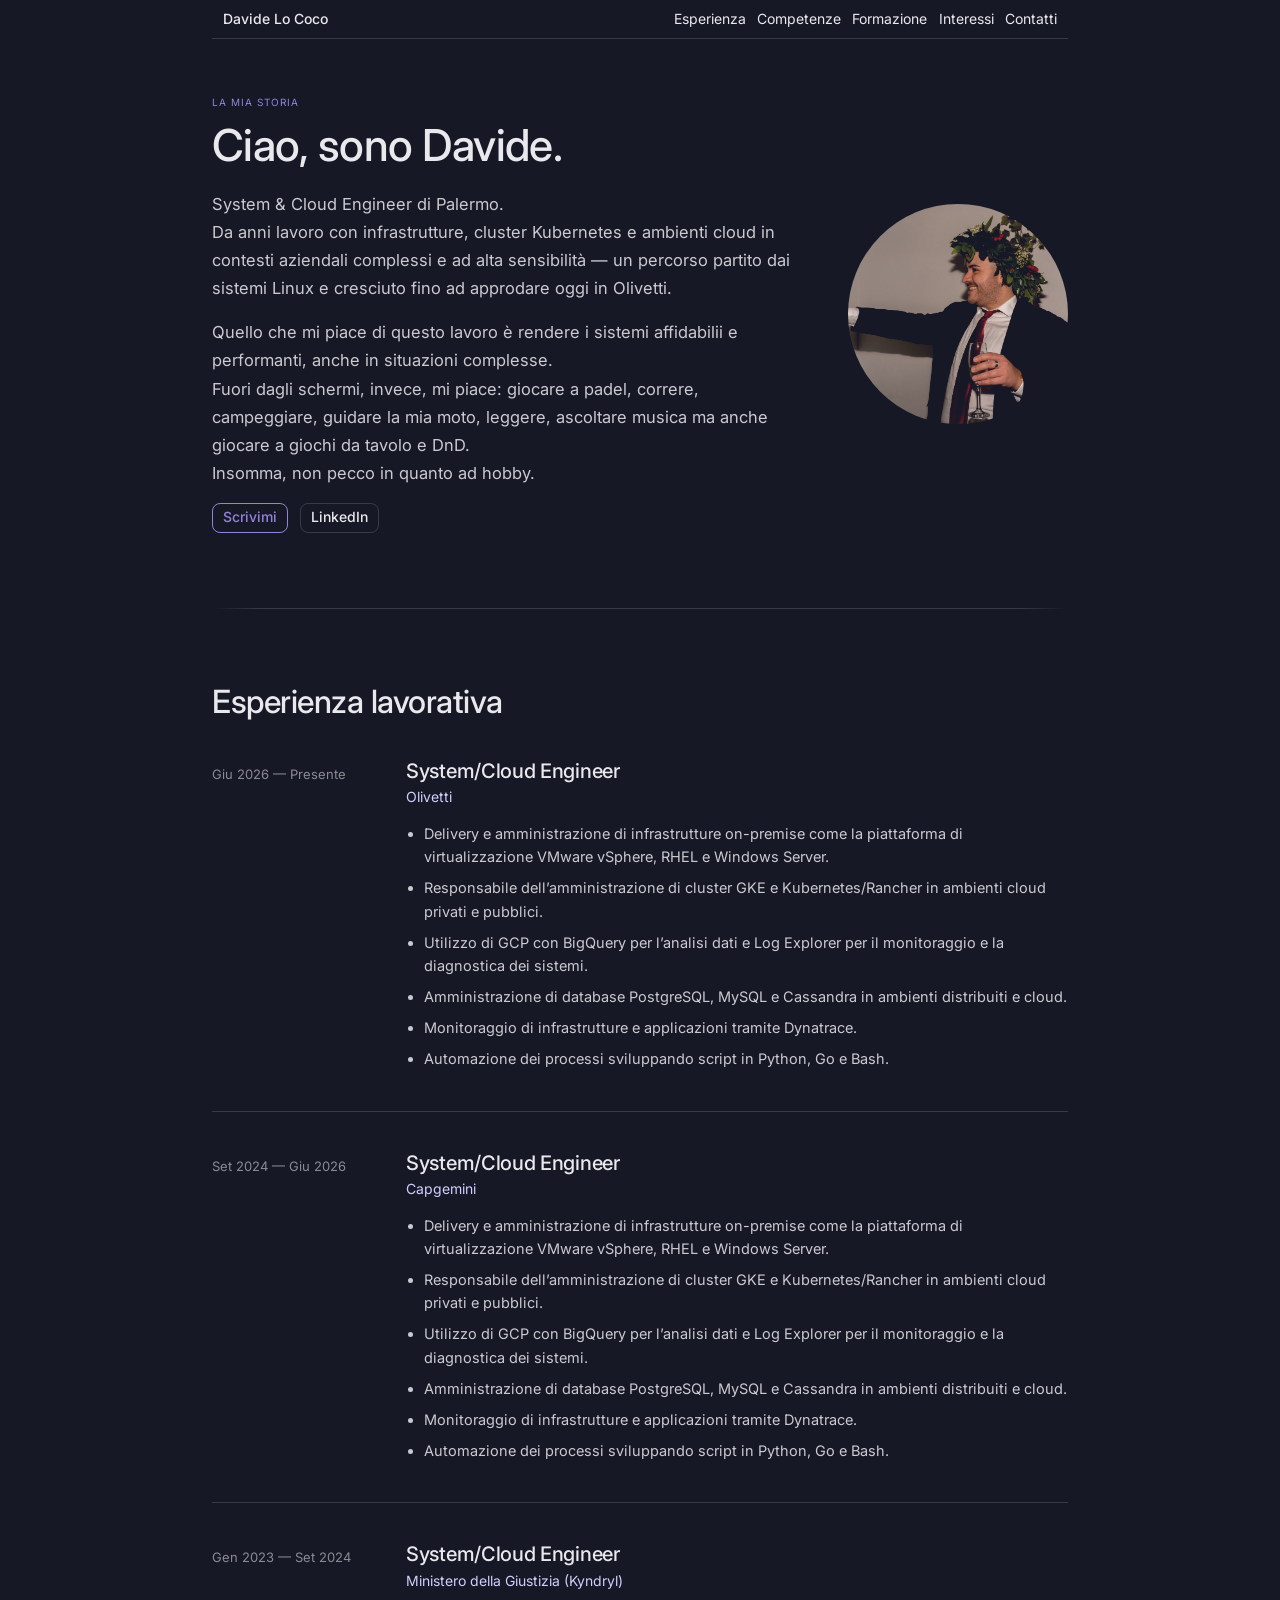
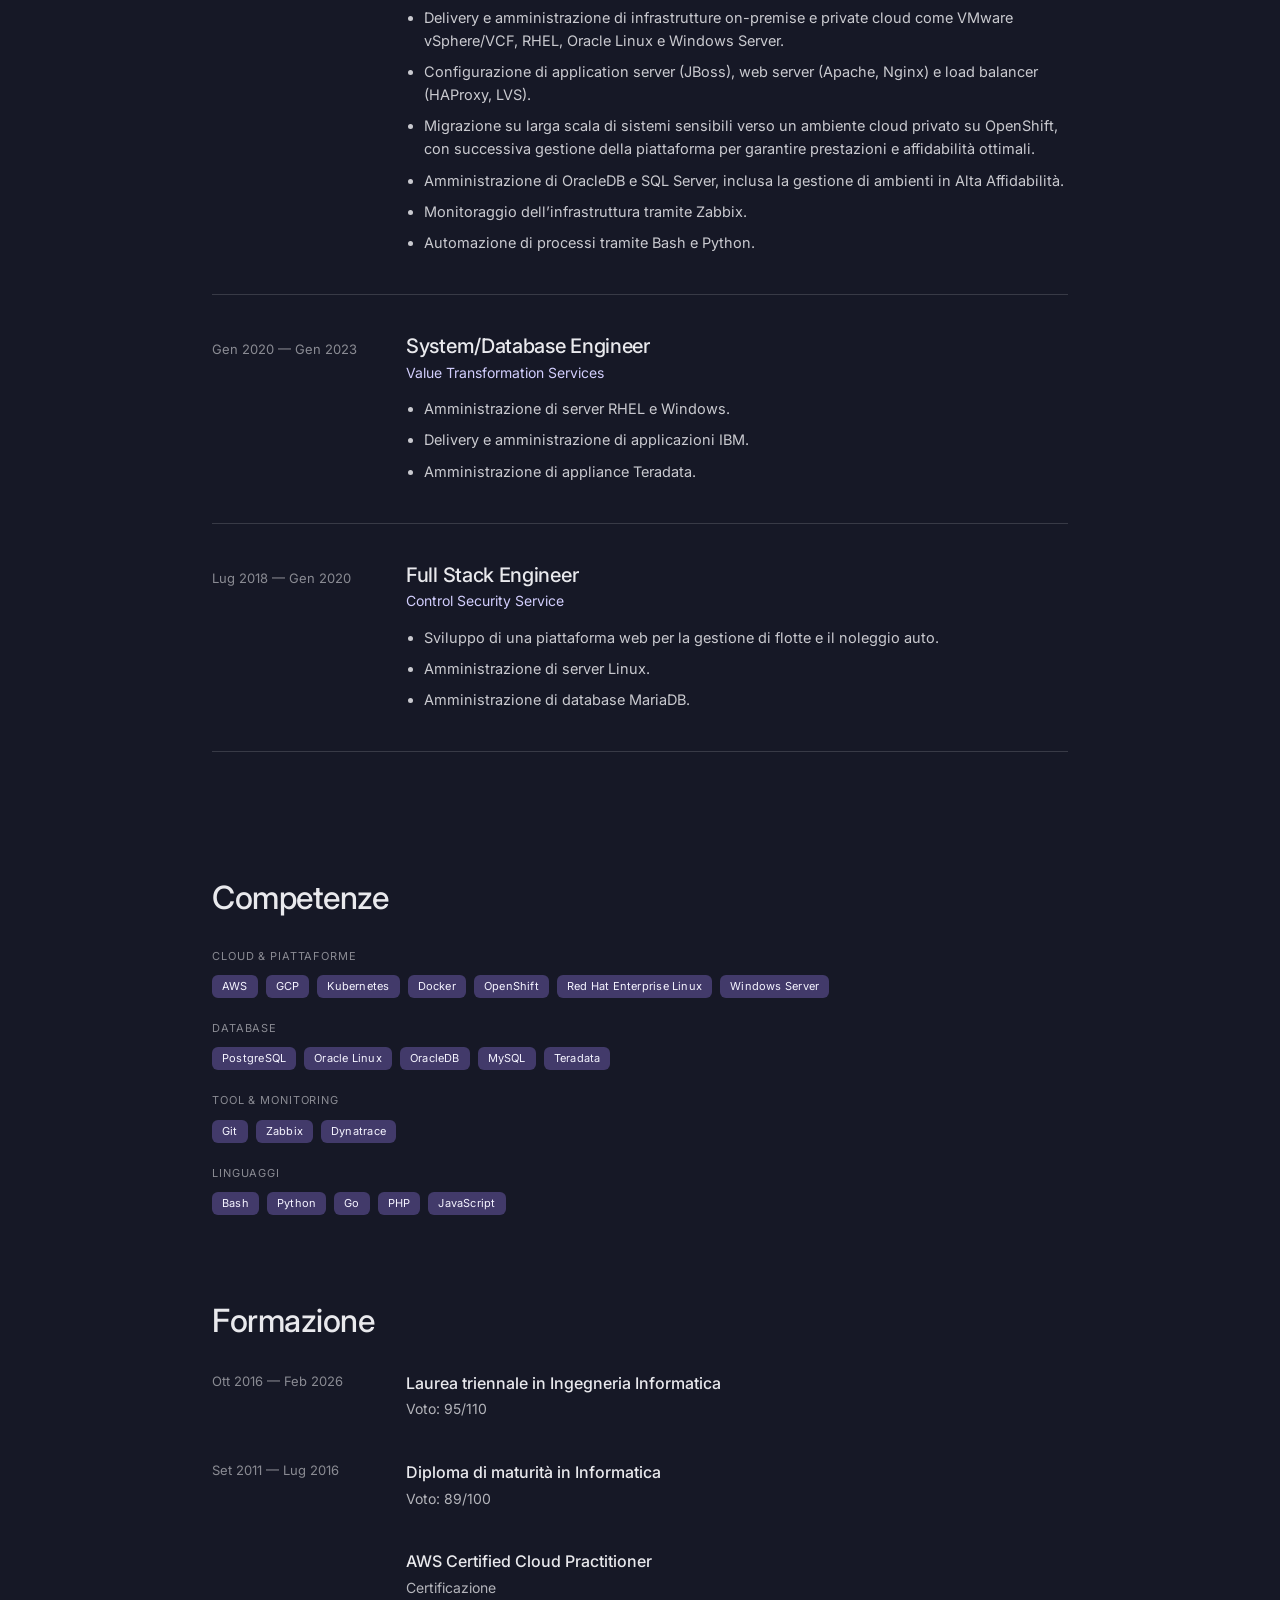
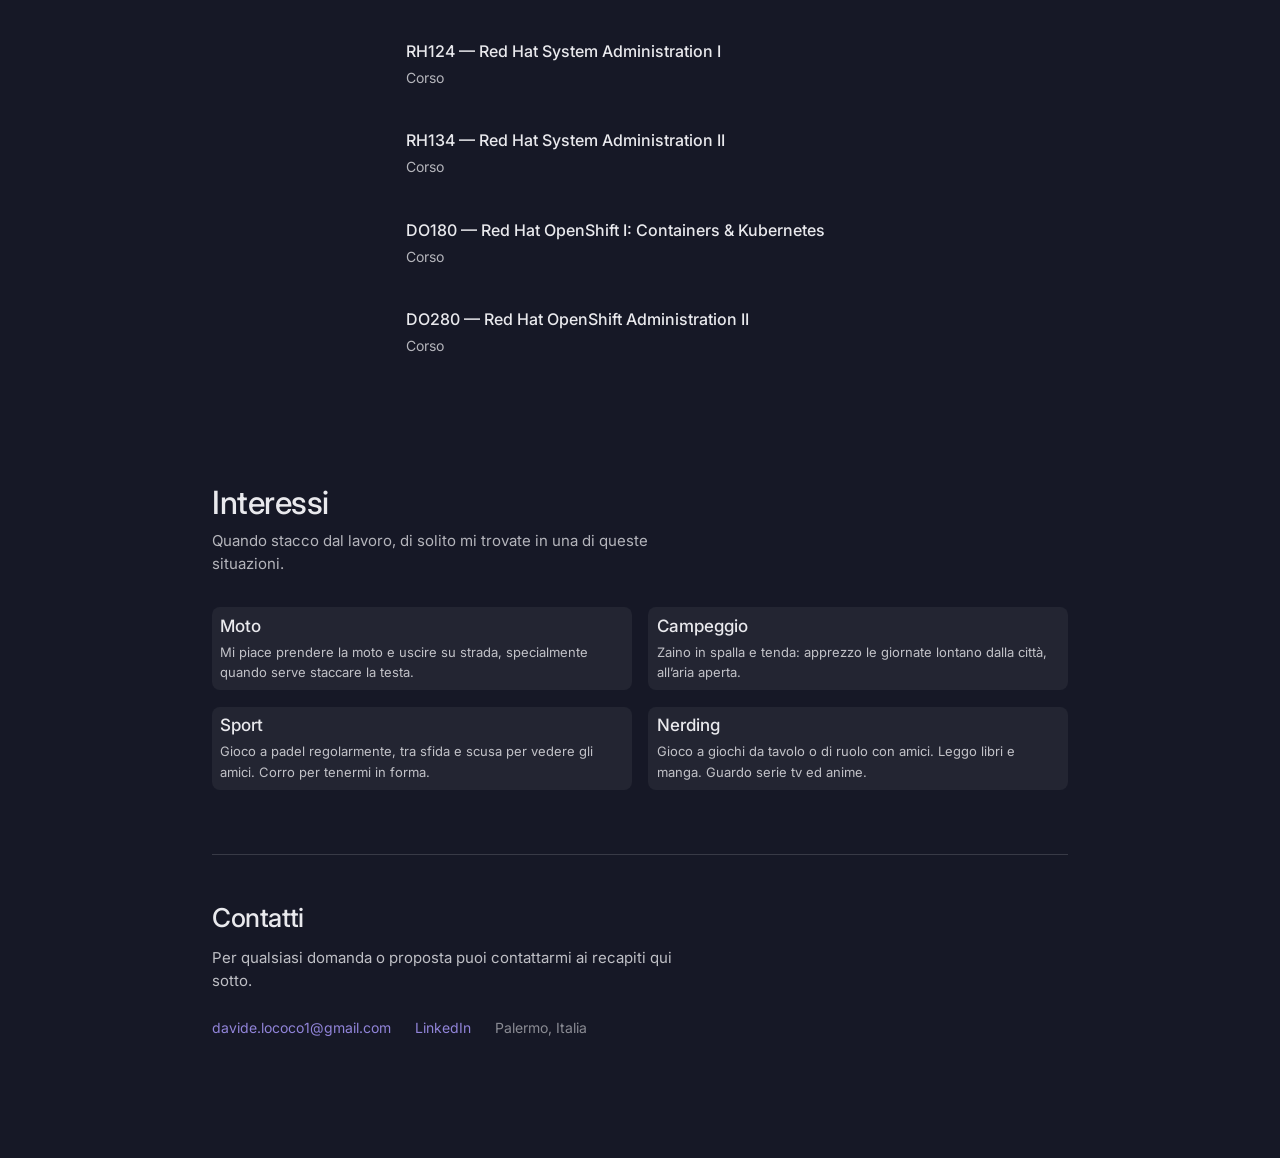
<file: index.html>
<!DOCTYPE html>
<html lang="it">
<head>
<meta charset="utf-8">
<meta name="viewport" content="width=device-width, initial-scale=1">
<title>Davide Lo Coco — Portfolio</title>
<link rel="stylesheet" href="_ds/nocturne/styles.css">
<link rel="stylesheet" href="./site.css">
</head>
<body>

<div class="page" id="top">

  <nav class="nav">
    <a class="nav-brand" href="#top">Davide Lo Coco</a>
    <a href="#esperienza">Esperienza</a>
    <a href="#competenze">Competenze</a>
    <a href="#formazione">Formazione</a>
    <a href="#interessi">Interessi</a>
    <a href="#contatti">Contatti</a>
  </nav>

  <!-- CHI SONO -->
  <section class="hero">
    <div>
      <div class="card-kicker hero-kicker">La mia storia</div>
      <h1 class="hero-title hero-title--md">Ciao, sono Davide.</h1>
      <p class="hero-text">System &amp; Cloud Engineer di Palermo. <br>Da anni lavoro con infrastrutture, cluster Kubernetes e ambienti cloud in contesti aziendali complessi e ad alta sensibilità — un percorso partito dai sistemi Linux e cresciuto fino ad approdare oggi in Olivetti.</p>
      <p class="hero-text">Quello che mi piace di questo lavoro è rendere i sistemi affidabilii e performanti, anche in situazioni complesse. <br>Fuori dagli schermi, invece, mi piace: giocare a padel, correre, campeggiare, guidare la mia moto, leggere, ascoltare musica ma anche giocare a giochi da tavolo e DnD. <br>Insomma, non pecco in quanto ad  hobby.</p>
      <div class="hero-actions">
        <a href="mailto:davide.lococo1@gmail.com" class="btn btn-primary">Scrivimi</a>
        <a href="https://www.linkedin.com/in/davide-lo-coco-ab2a79135/" target="_blank" rel="noopener" class="btn btn-secondary">LinkedIn</a>
      </div>
    </div>
    <div class="lighten hero-photo">
      <img class="profile-photo" src="profilo.jpg" alt="Foto di Davide Lo Coco">
    </div>
  </section>

  <hr class="hr">

  <!-- ESPERIENZA -->
  <section id="esperienza">
    <h2 class="section-title section-title--lg">Esperienza lavorativa</h2>

    <div class="entry-row entry-row--divided">
      <div class="text-muted entry-date entry-date--offset">Giu 2026 — Presente</div>
      <div>
        <h3 class="entry-role">System/Cloud Engineer</h3>
        <div class="entry-company">Olivetti</div>
        <ul class="entry-bullets">
          <li>Delivery e amministrazione di infrastrutture on-premise come la piattaforma di virtualizzazione VMware vSphere, RHEL e Windows Server.</li>
          <li>Responsabile dell’amministrazione di cluster GKE e Kubernetes/Rancher in ambienti cloud privati e pubblici.</li>
          <li>Utilizzo di GCP con BigQuery per l’analisi dati e Log Explorer per il monitoraggio e la diagnostica dei sistemi.</li>
          <li>Amministrazione di database PostgreSQL, MySQL e Cassandra in ambienti distribuiti e cloud.</li>
          <li>Monitoraggio di infrastrutture e applicazioni tramite Dynatrace.</li>
          <li>Automazione dei processi sviluppando script in Python, Go e Bash.</li>
        </ul>
      </div>
    </div>

    <div class="entry-row entry-row--divided">
      <div class="text-muted entry-date entry-date--offset">Set 2024 — Giu 2026</div>
      <div>
        <h3 class="entry-role">System/Cloud Engineer</h3>
        <div class="entry-company">Capgemini</div>
        <ul class="entry-bullets">
          <li>Delivery e amministrazione di infrastrutture on-premise come la piattaforma di virtualizzazione VMware vSphere, RHEL e Windows Server.</li>
          <li>Responsabile dell’amministrazione di cluster GKE e Kubernetes/Rancher in ambienti cloud privati e pubblici.</li>
          <li>Utilizzo di GCP con BigQuery per l’analisi dati e Log Explorer per il monitoraggio e la diagnostica dei sistemi.</li>
          <li>Amministrazione di database PostgreSQL, MySQL e Cassandra in ambienti distribuiti e cloud.</li>
          <li>Monitoraggio di infrastrutture e applicazioni tramite Dynatrace.</li>
          <li>Automazione dei processi sviluppando script in Python, Go e Bash.</li>
        </ul>
      </div>
    </div>

    <div class="entry-row entry-row--divided">
      <div class="text-muted entry-date entry-date--offset">Gen 2023 — Set 2024</div>
      <div>
        <h3 class="entry-role">System/Cloud Engineer</h3>
        <div class="entry-company">Ministero della Giustizia (Kyndryl)</div>
        <ul class="entry-bullets">
          <li>Delivery e amministrazione di infrastrutture on-premise e private cloud come VMware vSphere/VCF, RHEL, Oracle Linux e Windows Server.</li>
          <li>Configurazione di application server (JBoss), web server (Apache, Nginx) e load balancer (HAProxy, LVS).</li>
          <li>Migrazione su larga scala di sistemi sensibili verso un ambiente cloud privato su OpenShift, con successiva gestione della piattaforma per garantire prestazioni e affidabilità ottimali.</li>
          <li>Amministrazione di OracleDB e SQL Server, inclusa la gestione di ambienti in Alta Affidabilità.</li>
          <li>Monitoraggio dell’infrastruttura tramite Zabbix.</li>
          <li>Automazione di processi tramite Bash e Python.</li>
        </ul>
      </div>
    </div>

    <div class="entry-row entry-row--divided">
      <div class="text-muted entry-date entry-date--offset">Gen 2020 — Gen 2023</div>
      <div>
        <h3 class="entry-role">System/Database Engineer</h3>
        <div class="entry-company">Value Transformation Services</div>
        <ul class="entry-bullets">
          <li>Amministrazione di server RHEL e Windows.</li>
          <li>Delivery e amministrazione di applicazioni IBM.</li>
          <li>Amministrazione di appliance Teradata.</li>
        </ul>
      </div>
    </div>

    <div class="entry-row entry-row--divided">
      <div class="text-muted entry-date entry-date--offset">Lug 2018 — Gen 2020</div>
      <div>
        <h3 class="entry-role">Full Stack Engineer</h3>
        <div class="entry-company">Control Security Service</div>
        <ul class="entry-bullets">
          <li>Sviluppo di una piattaforma web per la gestione di flotte e il noleggio auto.</li>
          <li>Amministrazione di server Linux.</li>
          <li>Amministrazione di database MariaDB.</li>
        </ul>
      </div>
    </div>
  </section>

  <!-- COMPETENZE -->
  <section id="competenze">
    <h2 class="section-title">Competenze</h2>
    <div class="skill-groups">

      <div>
        <div class="text-muted skill-group-label">Cloud & Piattaforme</div>
        <div class="skill-items">
          <span class="tag tag-accent">AWS</span>
          <span class="tag tag-accent">GCP</span>
          <span class="tag tag-accent">Kubernetes</span>
          <span class="tag tag-accent">Docker</span>
          <span class="tag tag-accent">OpenShift</span>
          <span class="tag tag-accent">Red Hat Enterprise Linux</span>
          <span class="tag tag-accent">Windows Server</span>
        </div>
      </div>

      <div>
        <div class="text-muted skill-group-label">Database</div>
        <div class="skill-items">
          <span class="tag tag-accent">PostgreSQL</span>
          <span class="tag tag-accent">Oracle Linux</span>
          <span class="tag tag-accent">OracleDB</span>
          <span class="tag tag-accent">MySQL</span>
          <span class="tag tag-accent">Teradata</span>
        </div>
      </div>

      <div>
        <div class="text-muted skill-group-label">Tool & Monitoring</div>
        <div class="skill-items">
          <span class="tag tag-accent">Git</span>
          <span class="tag tag-accent">Zabbix</span>
          <span class="tag tag-accent">Dynatrace</span>
        </div>
      </div>

      <div>
        <div class="text-muted skill-group-label">Linguaggi</div>
        <div class="skill-items">
          <span class="tag tag-accent">Bash</span>
          <span class="tag tag-accent">Python</span>
          <span class="tag tag-accent">Go</span>
          <span class="tag tag-accent">PHP</span>
          <span class="tag tag-accent">JavaScript</span>
        </div>
      </div>

    </div>
  </section>

  <!-- FORMAZIONE -->
  <section id="formazione">
    <h2 class="section-title">Formazione</h2>

    <div class="entry-row entry-row--stacked">
      <div class="text-muted entry-date">Ott 2016 — Feb 2026</div>
      <div>
        <div class="entry-title entry-title--sm">Laurea triennale in Ingegneria Informatica</div>
        <div class="entry-detail entry-detail--sm">Voto: 95/110</div>
      </div>
    </div>

    <div class="entry-row entry-row--stacked">
      <div class="text-muted entry-date">Set 2011 — Lug 2016</div>
      <div>
        <div class="entry-title entry-title--sm">Diploma di maturità in Informatica</div>
        <div class="entry-detail entry-detail--sm">Voto: 89/100</div>
      </div>
    </div>

    <div class="entry-row entry-row--stacked">
      <div class="text-muted entry-date"></div>
      <div>
        <div class="entry-title entry-title--sm">AWS Certified Cloud Practitioner</div>
        <div class="entry-detail entry-detail--sm">Certificazione</div>
      </div>
    </div>

    <div class="entry-row entry-row--stacked">
      <div class="text-muted entry-date"></div>
      <div>
        <div class="entry-title entry-title--sm">RH124 — Red Hat System Administration I</div>
        <div class="entry-detail entry-detail--sm">Corso</div>
      </div>
    </div>

    <div class="entry-row entry-row--stacked">
      <div class="text-muted entry-date"></div>
      <div>
        <div class="entry-title entry-title--sm">RH134 — Red Hat System Administration II</div>
        <div class="entry-detail entry-detail--sm">Corso</div>
      </div>
    </div>

    <div class="entry-row entry-row--stacked">
      <div class="text-muted entry-date"></div>
      <div>
        <div class="entry-title entry-title--sm">DO180 — Red Hat OpenShift I: Containers &amp; Kubernetes</div>
        <div class="entry-detail entry-detail--sm">Corso</div>
      </div>
    </div>

    <div class="entry-row entry-row--stacked">
      <div class="text-muted entry-date"></div>
      <div>
        <div class="entry-title entry-title--sm">DO280 — Red Hat OpenShift Administration II</div>
        <div class="entry-detail entry-detail--sm">Corso</div>
      </div>
    </div>
  </section>

  <!-- INTERESSI -->
  <section id="interessi">
    <h2 class="section-title--tight">Interessi</h2>
    <p class="section-lead">Quando stacco dal lavoro, di solito mi trovate in una di queste situazioni.</p>
    <div class="interests-grid">

      <div class="card">
        <div class="card-title">Moto</div>
        <div class="card-body">Mi piace prendere la moto e uscire su strada, specialmente quando serve staccare la testa.</div>
      </div>

      <div class="card">
        <div class="card-title">Campeggio</div>
        <div class="card-body">Zaino in spalla e tenda: apprezzo le giornate lontano dalla città, all’aria aperta.</div>
      </div>

      <div class="card">
        <div class="card-title">Sport</div>
        <div class="card-body">Gioco a padel regolarmente, tra sfida e scusa per vedere gli amici. Corro per tenermi in forma.</div>
      </div>

      <div class="card">
        <div class="card-title">Nerding</div>
        <div class="card-body">Gioco a giochi da tavolo o di ruolo con amici. Leggo libri e manga. Guardo serie tv ed anime.</div>
      </div>

    </div>
  </section>

  <!-- CONTATTI -->
  <section id="contatti">
    <h2 class="section-title--contact">Contatti</h2>
    <p class="contact-lead">Per qualsiasi domanda o proposta puoi contattarmi ai recapiti qui sotto.</p>
    <div class="contact-links">
      <a href="mailto:davide.lococo1@gmail.com">davide.lococo1@gmail.com</a>
      <a href="https://www.linkedin.com/in/davide-lo-coco-ab2a79135/" target="_blank" rel="noopener">LinkedIn</a>
      <span class="text-muted">Palermo, Italia</span>
    </div>
  </section>

</div>

<script>
  document.querySelectorAll('a[href^="#"]').forEach(function (link) {
    link.addEventListener('click', function (e) {
      var target = document.getElementById(this.getAttribute('href').slice(1));
      if (!target) return;
      e.preventDefault();
      target.scrollIntoView({ behavior: 'smooth' });
    });
  });
</script>

</body>
</html>
</file>
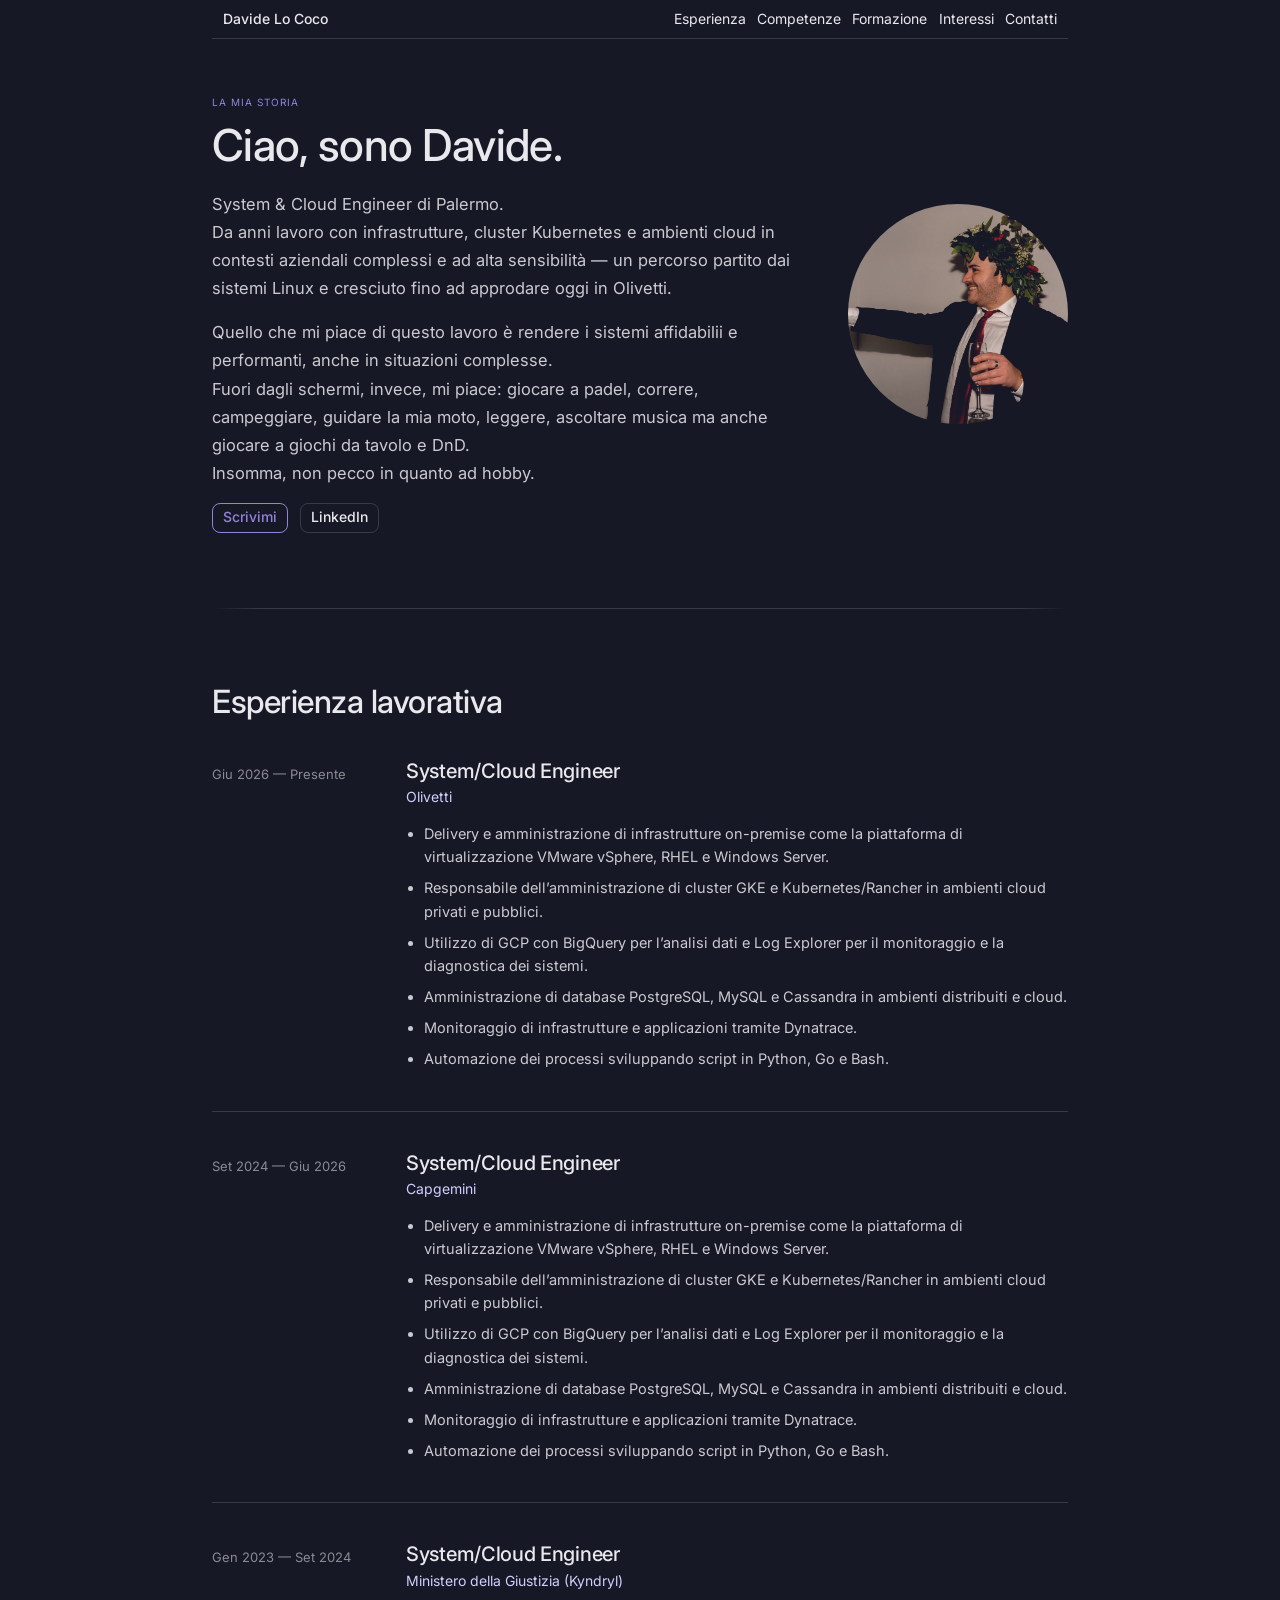
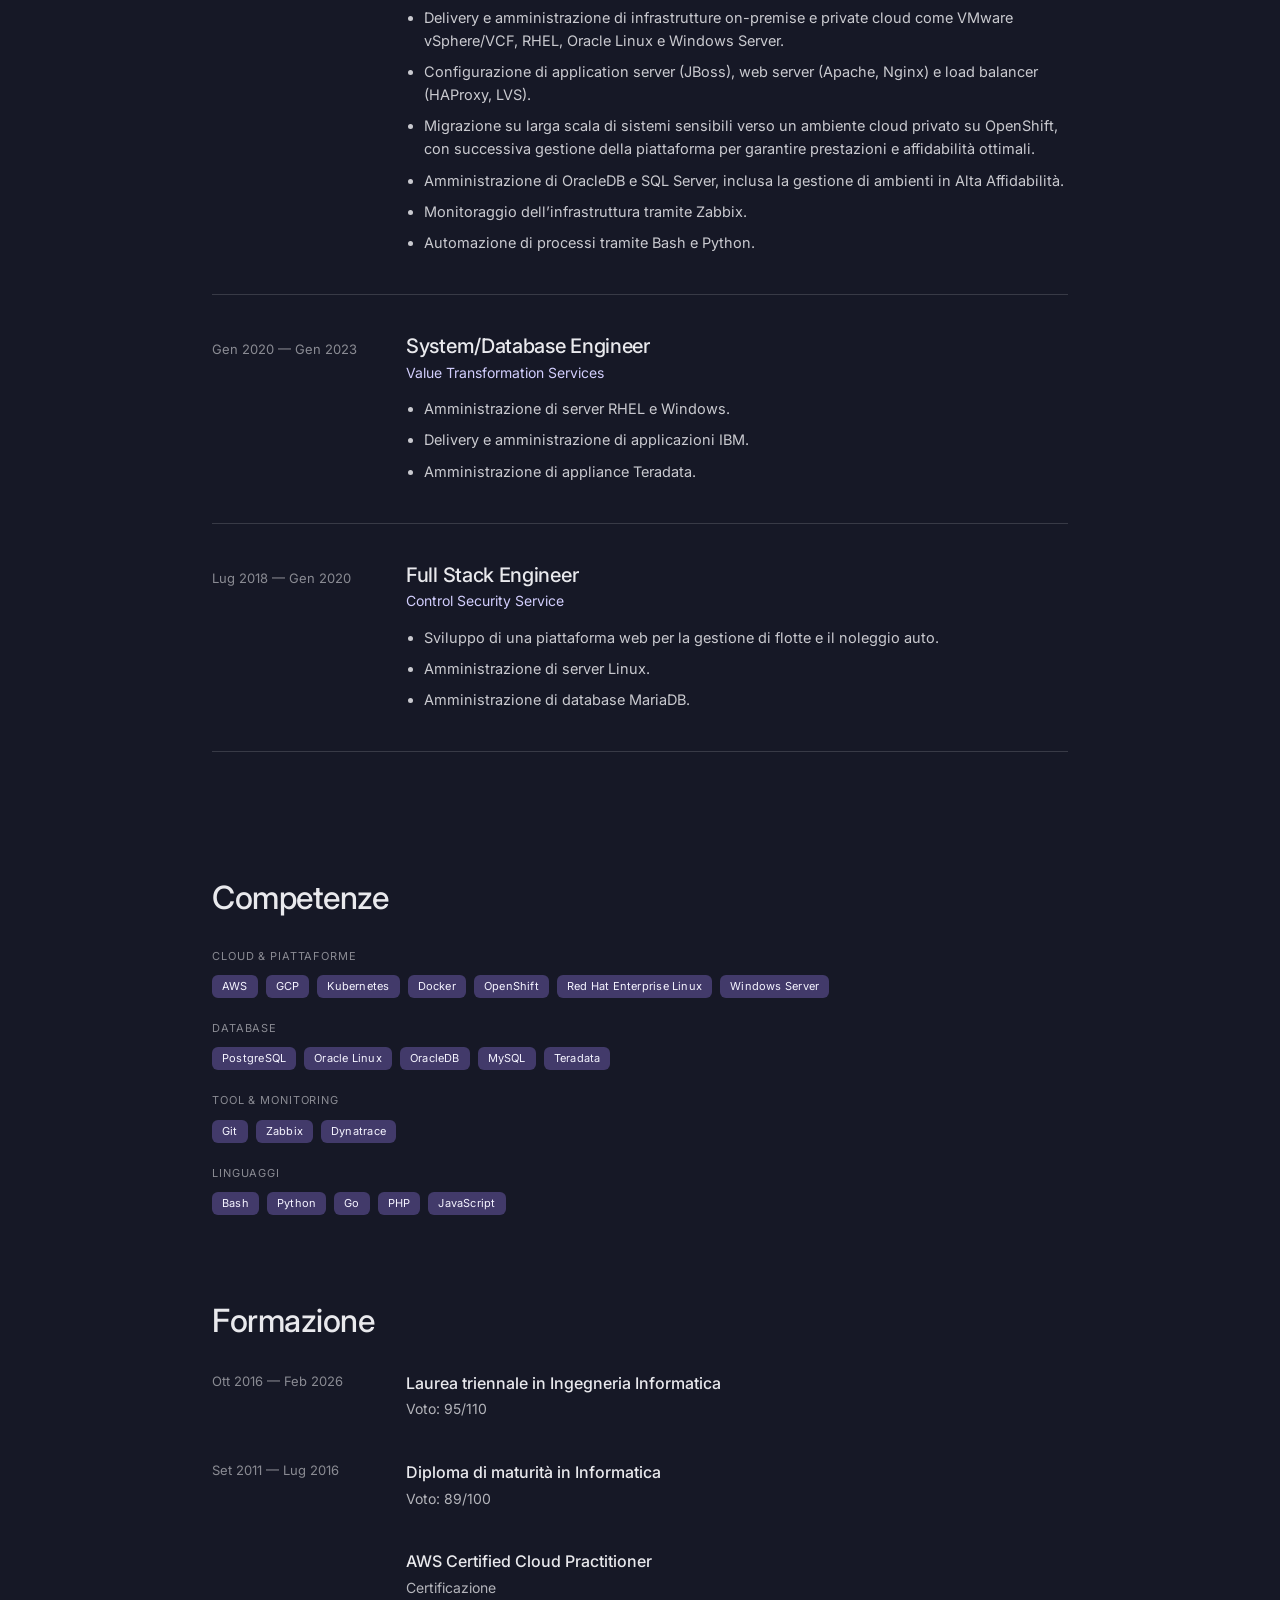
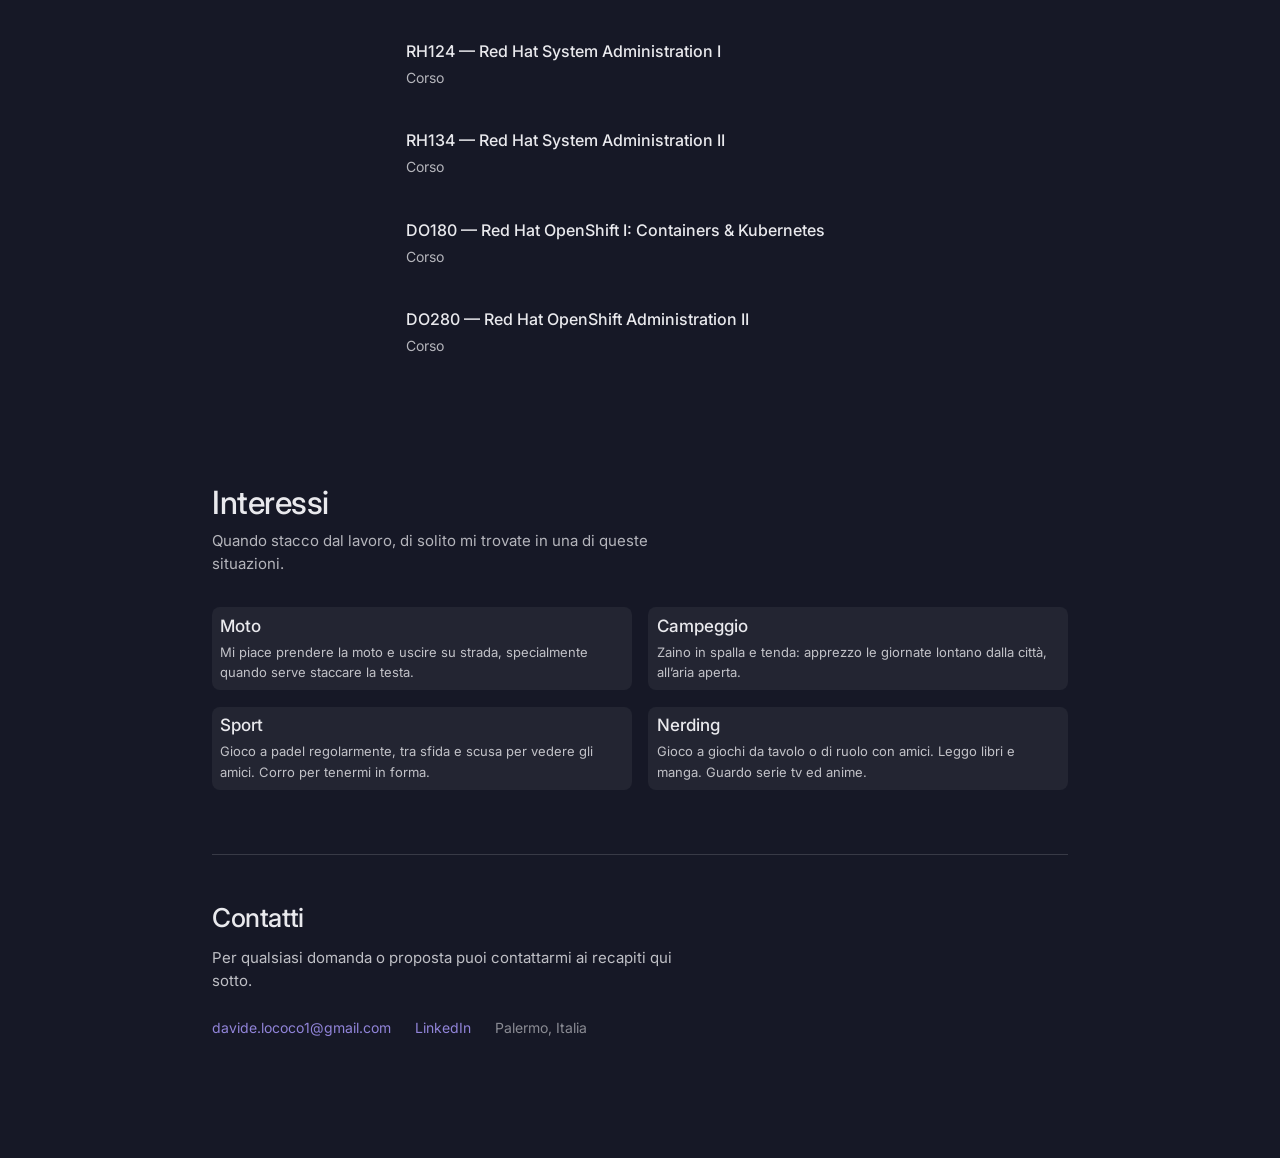
<file: Home.html>
<!DOCTYPE html>
<html lang="it">
<head>
<meta charset="utf-8">
<meta name="viewport" content="width=device-width, initial-scale=1">
<title>Davide Lo Coco — Portfolio</title>
<link rel="stylesheet" href="_ds/nocturne-30994011-ba0d-4289-8521-454abe957f5c/styles.css">
<link rel="stylesheet" href="./site.css">
</head>
<body>

<div class="page" id="top">

  <nav class="nav">
    <a class="nav-brand" href="#top">Davide Lo Coco</a>
    <a href="#esperienza">Esperienza</a>
    <a href="#competenze">Competenze</a>
    <a href="#formazione">Formazione</a>
    <a href="#interessi">Interessi</a>
    <a href="#contatti">Contatti</a>
  </nav>

  <!-- CHI SONO -->
  <section class="hero">
    <div>
      <div class="card-kicker hero-kicker">La mia storia</div>
      <h1 class="hero-title hero-title--md">Ciao, sono Davide.</h1>
      <p class="hero-text">System &amp; Cloud Engineer di Palermo. <br>Da anni lavoro con infrastrutture, cluster Kubernetes e ambienti cloud in contesti aziendali complessi e ad alta sensibilità — un percorso partito dai sistemi Linux e cresciuto fino ad approdare oggi in Olivetti.</p>
      <p class="hero-text">Quello che mi piace di questo lavoro è rendere i sistemi affidabilii e performanti, anche in situazioni complesse. <br>Fuori dagli schermi, invece, mi piace: giocare a padel, correre, campeggiare, guidare la mia moto, leggere, ascoltare musica ma anche giocare a giochi da tavolo e DnD. <br>Insomma, non pecco in quanto ad  hobby.</p>
      <div class="hero-actions">
        <a href="mailto:davide.lococo1@gmail.com" class="btn btn-primary">Scrivimi</a>
        <a href="https://www.linkedin.com/in/davide-lo-coco-ab2a79135/" target="_blank" rel="noopener" class="btn btn-secondary">LinkedIn</a>
      </div>
    </div>
    <div class="lighten hero-photo">
      <img class="profile-photo" src="profilo.jpg" alt="Foto di Davide Lo Coco">
    </div>
  </section>

  <hr class="hr">

  <!-- ESPERIENZA -->
  <section id="esperienza">
    <h2 class="section-title section-title--lg">Esperienza lavorativa</h2>

    <div class="entry-row entry-row--divided">
      <div class="text-muted entry-date entry-date--offset">Giu 2026 — Presente</div>
      <div>
        <h3 class="entry-role">System/Cloud Engineer</h3>
        <div class="entry-company">Olivetti</div>
        <ul class="entry-bullets">
          <li>Delivery e amministrazione di infrastrutture on-premise come la piattaforma di virtualizzazione VMware vSphere, RHEL e Windows Server.</li>
          <li>Responsabile dell’amministrazione di cluster GKE e Kubernetes/Rancher in ambienti cloud privati e pubblici.</li>
          <li>Utilizzo di GCP con BigQuery per l’analisi dati e Log Explorer per il monitoraggio e la diagnostica dei sistemi.</li>
          <li>Amministrazione di database PostgreSQL, MySQL e Cassandra in ambienti distribuiti e cloud.</li>
          <li>Monitoraggio di infrastrutture e applicazioni tramite Dynatrace.</li>
          <li>Automazione dei processi sviluppando script in Python, Go e Bash.</li>
        </ul>
      </div>
    </div>

    <div class="entry-row entry-row--divided">
      <div class="text-muted entry-date entry-date--offset">Set 2024 — Giu 2026</div>
      <div>
        <h3 class="entry-role">System/Cloud Engineer</h3>
        <div class="entry-company">Capgemini</div>
        <ul class="entry-bullets">
          <li>Delivery e amministrazione di infrastrutture on-premise come la piattaforma di virtualizzazione VMware vSphere, RHEL e Windows Server.</li>
          <li>Responsabile dell’amministrazione di cluster GKE e Kubernetes/Rancher in ambienti cloud privati e pubblici.</li>
          <li>Utilizzo di GCP con BigQuery per l’analisi dati e Log Explorer per il monitoraggio e la diagnostica dei sistemi.</li>
          <li>Amministrazione di database PostgreSQL, MySQL e Cassandra in ambienti distribuiti e cloud.</li>
          <li>Monitoraggio di infrastrutture e applicazioni tramite Dynatrace.</li>
          <li>Automazione dei processi sviluppando script in Python, Go e Bash.</li>
        </ul>
      </div>
    </div>

    <div class="entry-row entry-row--divided">
      <div class="text-muted entry-date entry-date--offset">Gen 2023 — Set 2024</div>
      <div>
        <h3 class="entry-role">System/Cloud Engineer</h3>
        <div class="entry-company">Ministero della Giustizia (Kyndryl)</div>
        <ul class="entry-bullets">
          <li>Delivery e amministrazione di infrastrutture on-premise e private cloud come VMware vSphere/VCF, RHEL, Oracle Linux e Windows Server.</li>
          <li>Configurazione di application server (JBoss), web server (Apache, Nginx) e load balancer (HAProxy, LVS).</li>
          <li>Migrazione su larga scala di sistemi sensibili verso un ambiente cloud privato su OpenShift, con successiva gestione della piattaforma per garantire prestazioni e affidabilità ottimali.</li>
          <li>Amministrazione di OracleDB e SQL Server, inclusa la gestione di ambienti in Alta Affidabilità.</li>
          <li>Monitoraggio dell’infrastruttura tramite Zabbix.</li>
          <li>Automazione di processi tramite Bash e Python.</li>
        </ul>
      </div>
    </div>

    <div class="entry-row entry-row--divided">
      <div class="text-muted entry-date entry-date--offset">Gen 2020 — Gen 2023</div>
      <div>
        <h3 class="entry-role">System/Database Engineer</h3>
        <div class="entry-company">Value Transformation Services</div>
        <ul class="entry-bullets">
          <li>Amministrazione di server RHEL e Windows.</li>
          <li>Delivery e amministrazione di applicazioni IBM.</li>
          <li>Amministrazione di appliance Teradata.</li>
        </ul>
      </div>
    </div>

    <div class="entry-row entry-row--divided">
      <div class="text-muted entry-date entry-date--offset">Lug 2018 — Gen 2020</div>
      <div>
        <h3 class="entry-role">Full Stack Engineer</h3>
        <div class="entry-company">Control Security Service</div>
        <ul class="entry-bullets">
          <li>Sviluppo di una piattaforma web per la gestione di flotte e il noleggio auto.</li>
          <li>Amministrazione di server Linux.</li>
          <li>Amministrazione di database MariaDB.</li>
        </ul>
      </div>
    </div>
  </section>

  <!-- COMPETENZE -->
  <section id="competenze">
    <h2 class="section-title">Competenze</h2>
    <div class="skill-groups">

      <div>
        <div class="text-muted skill-group-label">Cloud & Piattaforme</div>
        <div class="skill-items">
          <span class="tag tag-accent">AWS</span>
          <span class="tag tag-accent">GCP</span>
          <span class="tag tag-accent">Kubernetes</span>
          <span class="tag tag-accent">Docker</span>
          <span class="tag tag-accent">OpenShift</span>
          <span class="tag tag-accent">Red Hat Enterprise Linux</span>
          <span class="tag tag-accent">Windows Server</span>
        </div>
      </div>

      <div>
        <div class="text-muted skill-group-label">Database</div>
        <div class="skill-items">
          <span class="tag tag-accent">PostgreSQL</span>
          <span class="tag tag-accent">Oracle Linux</span>
          <span class="tag tag-accent">OracleDB</span>
          <span class="tag tag-accent">MySQL</span>
          <span class="tag tag-accent">Teradata</span>
        </div>
      </div>

      <div>
        <div class="text-muted skill-group-label">Tool & Monitoring</div>
        <div class="skill-items">
          <span class="tag tag-accent">Git</span>
          <span class="tag tag-accent">Zabbix</span>
          <span class="tag tag-accent">Dynatrace</span>
        </div>
      </div>

      <div>
        <div class="text-muted skill-group-label">Linguaggi</div>
        <div class="skill-items">
          <span class="tag tag-accent">Bash</span>
          <span class="tag tag-accent">Python</span>
          <span class="tag tag-accent">Go</span>
          <span class="tag tag-accent">PHP</span>
          <span class="tag tag-accent">JavaScript</span>
        </div>
      </div>

    </div>
  </section>

  <!-- FORMAZIONE -->
  <section id="formazione">
    <h2 class="section-title">Formazione</h2>

    <div class="entry-row entry-row--stacked">
      <div class="text-muted entry-date">Ott 2016 — Feb 2026</div>
      <div>
        <div class="entry-title entry-title--sm">Laurea triennale in Ingegneria Informatica</div>
        <div class="entry-detail entry-detail--sm">Voto: 95/110</div>
      </div>
    </div>

    <div class="entry-row entry-row--stacked">
      <div class="text-muted entry-date">Set 2011 — Lug 2016</div>
      <div>
        <div class="entry-title entry-title--sm">Diploma di maturità in Informatica</div>
        <div class="entry-detail entry-detail--sm">Voto: 89/100</div>
      </div>
    </div>

    <div class="entry-row entry-row--stacked">
      <div class="text-muted entry-date"></div>
      <div>
        <div class="entry-title entry-title--sm">AWS Certified Cloud Practitioner</div>
        <div class="entry-detail entry-detail--sm">Certificazione</div>
      </div>
    </div>

    <div class="entry-row entry-row--stacked">
      <div class="text-muted entry-date"></div>
      <div>
        <div class="entry-title entry-title--sm">RH124 — Red Hat System Administration I</div>
        <div class="entry-detail entry-detail--sm">Corso</div>
      </div>
    </div>

    <div class="entry-row entry-row--stacked">
      <div class="text-muted entry-date"></div>
      <div>
        <div class="entry-title entry-title--sm">RH134 — Red Hat System Administration II</div>
        <div class="entry-detail entry-detail--sm">Corso</div>
      </div>
    </div>

    <div class="entry-row entry-row--stacked">
      <div class="text-muted entry-date"></div>
      <div>
        <div class="entry-title entry-title--sm">DO180 — Red Hat OpenShift I: Containers &amp; Kubernetes</div>
        <div class="entry-detail entry-detail--sm">Corso</div>
      </div>
    </div>

    <div class="entry-row entry-row--stacked">
      <div class="text-muted entry-date"></div>
      <div>
        <div class="entry-title entry-title--sm">DO280 — Red Hat OpenShift Administration II</div>
        <div class="entry-detail entry-detail--sm">Corso</div>
      </div>
    </div>
  </section>

  <!-- INTERESSI -->
  <section id="interessi">
    <h2 class="section-title--tight">Interessi</h2>
    <p class="section-lead">Quando stacco dal lavoro, di solito mi trovate in una di queste situazioni.</p>
    <div class="interests-grid">

      <div class="card">
        <div class="card-title">Moto</div>
        <div class="card-body">Mi piace prendere la moto e uscire su strada, specialmente quando serve staccare la testa.</div>
      </div>

      <div class="card">
        <div class="card-title">Campeggio</div>
        <div class="card-body">Zaino in spalla e tenda: apprezzo le giornate lontano dalla città, all’aria aperta.</div>
      </div>

      <div class="card">
        <div class="card-title">Sport</div>
        <div class="card-body">Gioco a padel regolarmente, tra sfida e scusa per vedere gli amici. Corro per tenermi in forma.</div>
      </div>

      <div class="card">
        <div class="card-title">Nerding</div>
        <div class="card-body">Gioco a giochi da tavolo o di ruolo con amici. Leggo libri e manga. Guardo serie tv ed anime.</div>
      </div>

    </div>
  </section>

  <!-- CONTATTI -->
  <section id="contatti">
    <h2 class="section-title--contact">Contatti</h2>
    <p class="contact-lead">Per qualsiasi domanda o proposta puoi contattarmi ai recapiti qui sotto.</p>
    <div class="contact-links">
      <a href="mailto:davide.lococo1@gmail.com">davide.lococo1@gmail.com</a>
      <a href="https://www.linkedin.com/in/davide-lo-coco-ab2a79135/" target="_blank" rel="noopener">LinkedIn</a>
      <span class="text-muted">Palermo, Italia</span>
    </div>
  </section>

</div>

<script>
  document.querySelectorAll('a[href^="#"]').forEach(function (link) {
    link.addEventListener('click', function (e) {
      var target = document.getElementById(this.getAttribute('href').slice(1));
      if (!target) return;
      e.preventDefault();
      target.scrollIntoView({ behavior: 'smooth' });
    });
  });
</script>

</body>
</html>
</file>
<file: _ds/nocturne/styles.css>
/* Nocturne — design-system tokens and component classes. This file is the source of truth for the system's look; retune it here and see readme.md. */
@import url('https://fonts.googleapis.com/css2?family=Inter:wght@400;500;600;700&display=swap');

:root {
  --color-bg: #161826;
  --color-surface: #232532;
  --color-text: #e9e9ed;
  --color-accent: #9184d9; /* review round 7 (Barron): the accent moves to
     the product's blurple — OKLCH hue 289.2, the hue of the app's own Pro
     accent (#9a8fe0, --om-accent-pro) — at the same lightness the steel
     accent held (L 0.660, so the documented ratios survive) and chroma
     in the product blurple's own range (its token sits at C 0.118; the
     accent takes 0.125, from the old steel's 0.030):
     the accent now reads as an accent rather than another neutral. */
  --color-accent-2: #a7a1db; /* the machine-derived stand-in follows: same
     hue, same L 0.734, chroma at the same 2:3 proportion it held */
  --color-divider: color-mix(in srgb, #e9e9ed 16%, transparent);

  /* Tonal ramps — generated in OKLCH on one shared lightness scale, so the
     same step of any role matches the others in visual value. */
  --color-neutral-100: #f3f5fe;
  --color-neutral-200: #e4e7f5;
  --color-neutral-300: #cfd3e5;
  --color-neutral-400: #b2b6ca;
  --color-neutral-500: #9397ab;
  --color-neutral-600: #75798c;
  --color-neutral-700: #595d6c;
  --color-neutral-800: #3f424d;
  --color-neutral-900: #292b31;

  --color-accent-100: #f5f4ff;
  --color-accent-200: #e7e5fe;
  --color-accent-300: #d2cefd;
  --color-accent-400: #b5abfc;
  --color-accent-500: #968ae0;
  --color-accent-600: #796cbf;
  --color-accent-700: #5d5294;
  --color-accent-800: #423a6a;
  --color-accent-900: #2b2741;

  --color-accent-2-100: #f5f4ff;
  --color-accent-2-200: #e7e5fe;
  --color-accent-2-300: #d2cefd;
  --color-accent-2-400: #b5afe8;
  --color-accent-2-500: #9690c9;
  --color-accent-2-600: #7972a9;
  --color-accent-2-700: #5c5783;
  --color-accent-2-800: #423e5d;
  --color-accent-2-900: #2b293a;

  /* Deck section-divider ground — review round 3: saturation as presence.
     Dividers take a saturated deep indigo (hue 277, the neutral ramp's own
     family; C 0.094 — written when the accent held C 0.030, before the
     round-7 blurple raised it past the ground's) with a lighter bloom and
     a ghost tint of the same hue, while the slide grounds stay
     desaturated. Deck-scale fills only — not interface colors. */
  --color-section: #262a60;
  --color-section-glow: #353b80;
  --color-section-ghost: #4c5397;

  --font-heading: "Inter", system-ui, sans-serif;
  --font-heading-weight: 500;
  --font-body: "Inter", system-ui, sans-serif;

  --space-1: 2.8px;
  --space-2: 5.6px;
  --space-3: 8.4px;
  --space-4: 11.2px;
  --space-6: 16.8px;
  --space-8: 22.4px;

  --radius-sm: 4px;
  --radius-md: 8px;
  --radius-lg: 14px;

  /* Elevation — derived from the ground: soft ink-tinted shadows on a
     light theme, a hairline edge + ambient darkness on a dark one. */
  --shadow-sm: 0 0 0 1px #3f424d;
  --shadow-md: 0 0 0 1px #595d6c, 0 6px 18px rgba(0,0,0,0.55);
  --shadow-lg: 0 0 0 1px #9397ab, 0 16px 40px rgba(0,0,0,0.65);
}

body {
  background: var(--color-bg);
  color: var(--color-text);
  font-family: var(--font-body);
}
h1, h2, h3, h4 { font-family: var(--font-heading); font-weight: var(--font-heading-weight); }

.lighten{mix-blend-mode:lighten;background-color:transparent}

/* ══════════════════════════════════════════════════════════════════════════
   Components — built with the tokens above. Plain CSS
   on plain HTML: no JavaScript, no build step. Each class is documented in
   readme.md and demonstrated in foundations/ and components/.
   ══════════════════════════════════════════════════════════════════════ */

*, *::before, *::after { box-sizing: border-box; }
body { margin: 0; font-size: 15px; line-height: 1.55; font-weight: 400; }
h1, h2, h3, h4, h5, h6 {
  font-family: var(--font-heading); font-weight: var(--font-heading-weight);
  line-height: 1.12; letter-spacing: -0.015em; margin: 0 0 var(--space-2);
}
h1 { font-size: 42px; }
h2 { font-size: 32px; }
h3 { font-size: 25px; }
h4 { font-size: 20px; }
h5 { font-size: 16px; }
h6 { font-size: 13px; }
h6 { letter-spacing: 0.08em; text-transform: uppercase; }
p { margin: 0 0 var(--space-3); }
a { color: var(--color-accent); text-underline-offset: 3px; }
img { display: block; max-width: 100%; }
figure { margin: 0; }
figcaption {
  font-size: 11px; margin-top: var(--space-1);
  color: color-mix(in srgb, var(--color-text) 55%, transparent);
}
.text-muted { color: color-mix(in srgb, var(--color-text) 55%, transparent); }
:focus { outline: none; }
:focus-visible { outline: 2px solid var(--color-accent); outline-offset: 2px; }
::selection { background: color-mix(in srgb, var(--color-accent) 30%, transparent); }

/* — rules — */
/* Rules fade to transparent at both ends instead of stopping cleanly — a
   Nocturne signature. The ramp is 48px an end (one deck baseline unit),
   painted from the same divider token. Freestanding rules fade; box
   outlines, in-control separators, and short accent marks stay solid. */
.hr {
  height: 1px; border: 0; margin: var(--space-4) 0;
  background: linear-gradient(to right,
    transparent, var(--color-divider) 48px,
    var(--color-divider) calc(100% - 48px), transparent);
}

/* — buttons — */
.btn {
  display: inline-flex; align-items: center; justify-content: center; gap: 6px;
  cursor: pointer; text-decoration: none;
  font-family: var(--font-heading); font-weight: var(--font-heading-weight);
  font-size: 14px; line-height: 1.2; color: var(--color-text); /* matches the .input's 14px —
     the pair sits side by side in sign-up rows */
  background: transparent; border: 1px solid transparent;
  padding: var(--space-2) calc(var(--space-3) * 1.2);
  border-radius: var(--radius-md);
}
.btn svg { display: block; }
.btn:disabled { opacity: 0.45; cursor: not-allowed; }
.btn-primary { color: var(--color-accent); border-color: var(--color-accent); }
.btn-primary:hover { background: color-mix(in srgb, var(--color-accent) 12%, transparent); }
.btn-primary:active { background: color-mix(in srgb, var(--color-accent) 22%, transparent); }
.btn-secondary { border-color: var(--color-divider); }
.btn-secondary:hover { background: color-mix(in srgb, var(--color-text) 7%, transparent); }
.btn-secondary:active { background: color-mix(in srgb, var(--color-text) 14%, transparent); }
.btn-ghost { color: var(--color-accent); padding-inline: var(--space-1); }
.btn-ghost:hover { background: color-mix(in srgb, var(--color-accent) 10%, transparent); }
.btn-ghost:active { background: color-mix(in srgb, var(--color-accent) 18%, transparent); }
.btn-icon { width: 36px; height: 36px; padding: 0; }
.btn-block { width: 100%; margin-top: var(--space-2); }

/* — forms — */
.field > label {
  display: block; font-size: 12px; margin-bottom: 5px;
  color: color-mix(in srgb, var(--color-text) 70%, transparent);
}
.input {
  width: 100%; min-height: 36px; padding: 6px 10px; font: inherit;
  font-size: 14px; color: var(--color-text); caret-color: var(--color-accent);
  background: var(--color-surface);
  border: 1px solid var(--color-divider); border-radius: var(--radius-md);
}
.input:hover { border-color: color-mix(in srgb, var(--color-text) 45%, transparent); }
.input:focus-visible { border-color: var(--color-accent); outline-offset: 0; }
textarea.input { min-height: 90px; resize: vertical; }
.radio { display: inline-flex; align-items: center; gap: 8px; cursor: pointer; font-size: 14px; }
.radio input, .seg-opt input {
  position: absolute; opacity: 0; width: 0; height: 0; pointer-events: none;
}
.radio .dot {
  width: 16px; height: 16px; flex: none; border-radius: 50%;
  border: 1.5px solid var(--color-divider);
}
.radio:hover .dot { border-color: var(--color-accent); }
.radio input:checked + .dot {
  border-color: var(--color-accent); background: var(--color-accent);
  box-shadow: inset 0 0 0 4px var(--color-bg);
}
.radio input:focus-visible + .dot { outline: 2px solid var(--color-accent); outline-offset: 2px; }
.seg {
  display: inline-flex; overflow: hidden;
  border: 1px solid var(--color-divider); border-radius: var(--radius-md);
}
.seg-opt {
  display: inline-flex; align-items: center; gap: 6px;
  padding: 7px 12px; font-size: 13px; cursor: pointer;
}
.seg-opt + .seg-opt { border-left: 1px solid var(--color-divider); }
.seg-opt:has(input:checked) { color: var(--color-accent); box-shadow: inset 0 0 0 1px var(--color-accent); }
.seg-opt:not(:has(input:checked)):hover { background: color-mix(in srgb, var(--color-text) 7%, transparent); }
.seg-opt:has(input:focus-visible) { outline: 2px solid var(--color-accent); outline-offset: -2px; }

/* — cards — */
.card {
  display: flex; flex-direction: column; gap: var(--space-2);
  padding: var(--space-3); border-radius: var(--radius-md); background: var(--color-surface);
}
.card-kicker { font-size: 10px; letter-spacing: 0.1em; text-transform: uppercase; color: var(--color-accent); }
.card-title {
  font-family: var(--font-heading); font-weight: var(--font-heading-weight);
  font-size: 17px; line-height: 1.2;
}
.card-body { margin: 0; font-size: 13px; opacity: 0.8; flex: 1; }
.card-meta {
  display: flex; align-items: center; gap: 6px; font-size: 11px;
  color: color-mix(in srgb, var(--color-text) 50%, transparent);
}
.elev-sm { box-shadow: var(--shadow-sm); }
.elev-md { box-shadow: var(--shadow-md); }
.elev-lg { box-shadow: var(--shadow-lg); }

/* — tags — */
.tag {
  display: inline-flex; align-items: center; font-size: 11px;
  letter-spacing: 0.02em; padding: 3px 10px;
  border-radius: calc(var(--radius-md) * 0.75);
}
.tag-accent { background: var(--color-accent-800); color: var(--color-accent-100); }
.tag-accent-2 { background: var(--color-accent-2-800); color: var(--color-accent-2-100); }
.tag-neutral { background: var(--color-neutral-800); color: var(--color-neutral-100); }
.tag-outline { border: 1px solid var(--color-accent); color: var(--color-accent); }

/* — navigation — */
.nav {
  display: flex; align-items: center; gap: var(--space-4);
  padding: var(--space-3) var(--space-4);
  border-bottom: none;
}
.nav-brand {
  font-family: var(--font-heading); font-weight: var(--font-heading-weight);
  font-size: 18px; margin-right: auto;
}
.nav a { color: inherit; text-decoration: none; font-size: 14px; }
.nav a:hover, .nav a[aria-current='page'] { color: var(--color-accent); }

/* — tables — */
.table { width: 100%; border-collapse: collapse; font-size: 14px; }
.table th {
  text-align: left; font-size: 11px; letter-spacing: 0.08em; text-transform: uppercase;
  color: color-mix(in srgb, var(--color-text) 60%, transparent);
  padding: var(--space-2); border-bottom: 1px solid transparent; /* keeps layout; the row paints the fading rule */
}
.table td {
  padding: var(--space-2);
  border-bottom: 1px solid transparent;
}
/* Row rules as row-level strips so the end-fade spans the row, not each cell. */
.table thead tr {
  background: linear-gradient(to right,
    transparent, var(--color-divider) 48px,
    var(--color-divider) calc(100% - 48px), transparent) no-repeat bottom / 100% 1px;
}
.table tbody tr {
  background: linear-gradient(to right,
    transparent, color-mix(in srgb, var(--color-text) 8%, transparent) 48px,
    color-mix(in srgb, var(--color-text) 8%, transparent) calc(100% - 48px), transparent) no-repeat bottom / 100% 1px;
}
.table tbody tr:hover {
  /* the hover tint layers over the row rule, which keeps painting */
  background:
    linear-gradient(color-mix(in srgb, var(--color-text) 4%, transparent),
                    color-mix(in srgb, var(--color-text) 4%, transparent)) no-repeat 0 0 / 100% 100%,
    linear-gradient(to right,
      transparent, color-mix(in srgb, var(--color-text) 8%, transparent) 48px,
      color-mix(in srgb, var(--color-text) 8%, transparent) calc(100% - 48px), transparent) no-repeat bottom / 100% 1px;
}

/* — dialog — */
.dialog-backdrop {
  position: fixed; inset: 0; display: grid; place-items: center;
  padding: var(--space-4);
  background: color-mix(in srgb, var(--color-neutral-900) 50%, transparent);
}
.dialog {
  width: min(440px, 100%); display: flex; flex-direction: column; gap: var(--space-3);
  padding: var(--space-4); border-radius: var(--radius-lg);
  background: var(--color-surface); box-shadow: var(--shadow-lg);
}
.dialog-title {
  font-family: var(--font-heading); font-weight: var(--font-heading-weight);
  font-size: 20px;
}
.dialog-body { font-size: 14px; opacity: 0.85; }
.dialog-actions { display: flex; justify-content: flex-end; gap: var(--space-2); margin-top: var(--space-2); }
</file>
<file: site.css>
/* Page-specific styles for Home.html.
   Colors, fonts, radii and component classes come from the Nocturne
   design system (_ds/.../styles.css) — this file only holds the
   page's own layout, which the system's tokens don't cover. */

.page {
  max-width: 920px;
  margin: 0 auto;
  padding: 0 32px 96px;
  --entry-date-col: 170px;
  --entry-gap: 24px;
}

a { text-decoration: none; }
a:hover { color: var(--color-accent-400); }

.nav {
  position: sticky;
  top: 0;
  z-index: 10;
  background: var(--color-bg);
  border-bottom: 1px solid var(--color-divider);
}

#top, #esperienza, #competenze, #formazione, #interessi, #contatti {
  scroll-margin-top: 80px;
}

/* — hero — */
.hero {
  display: grid;
  grid-template-columns: 1fr auto;
  gap: 40px;
  align-items: center;
  padding: 56px 0 64px;
}

.hero-kicker { margin-bottom: 10px; }

.hero-title { margin: 0; }
.hero-title--md { font-size: 44px; margin-bottom: 20px; }

.hero-text { font-size: 16.5px; line-height: 1.7; opacity: 0.85; margin: 0 0 16px; }

.hero-actions { display: flex; gap: 12px; flex-wrap: wrap; }

.hero-photo { width: 220px; height: 220px; justify-self: end; }
.profile-photo {
  display: block;
  width: 100%;
  height: 100%;
  border-radius: 50%;
  object-fit: cover;
}

/* — sections — */
#esperienza { padding: 64px 0; }
#competenze { padding: 24px 0 64px; }
#formazione { padding: 24px 0 64px; }
#interessi { padding: 24px 0 64px; }
#contatti { padding: 48px 0 24px; border-top: 1px solid var(--color-divider); }

.section-title { margin: 0 0 32px; }
.section-title--lg { margin: 0 0 40px; }
.section-title--tight { margin: 0 0 8px; }
.section-title--contact { font-size: 26px; margin: 0 0 14px; }

.section-lead { font-size: 15px; opacity: 0.75; margin: 0 0 32px; max-width: 56ch; }
.contact-lead { font-size: 15px; opacity: 0.8; margin: 0 0 24px; max-width: 52ch; }

/* — entry rows (esperienza / formazione) — */
.entry-row {
  display: grid;
  grid-template-columns: var(--entry-date-col) 1fr;
  gap: var(--entry-gap);
}
.entry-row--divided {
  padding-bottom: 40px;
  margin-bottom: 40px;
  border-bottom: 1px solid var(--color-divider);
}
.entry-row--stacked { padding-bottom: 20px; margin-bottom: 20px; }

.entry-date { font-size: 13px; }
.entry-date--offset { padding-top: 4px; }

.entry-role { font-size: 20px; margin: 0 0 4px; }
.entry-company { font-size: 14px; color: var(--color-accent-300); margin-bottom: 14px; }

.entry-bullets { margin: 0; padding-left: 18px; display: flex; flex-direction: column; gap: 8px; }
.entry-bullets li { font-size: 14.5px; line-height: 1.6; opacity: 0.85; }

.entry-title {
  font-family: var(--font-heading); font-weight: var(--font-heading-weight);
  font-size: 17px; margin-bottom: 2px;
}
.entry-title--sm { font-size: 16px; margin-bottom: 3px; }

.entry-detail { font-size: 13.5px; opacity: 0.7; }
.entry-detail--sm { font-size: 14px; opacity: 0.75; }

/* — skills — */
.skill-groups { display: flex; flex-direction: column; gap: 22px; }
.skill-group-label { font-size: 11px; letter-spacing: 0.08em; text-transform: uppercase; margin-bottom: 10px; }
.skill-items { display: flex; flex-wrap: wrap; gap: 8px; }

/* — interests — */
.interests-grid { display: grid; grid-template-columns: repeat(2, 1fr); gap: var(--space-6); }

/* — contact — */
.contact-links { display: flex; gap: 24px; flex-wrap: wrap; font-size: 14px; }

/* — small screens — */
@media (max-width: 640px) {
  .page { padding: 0 20px 64px; }

  .hero { grid-template-columns: 1fr; gap: 24px; }
  .hero-photo { width: 160px; height: 160px; justify-self: start; }
  .hero-title--md { font-size: 32px; }

  .entry-row { grid-template-columns: 1fr; gap: 4px; }
  .entry-date { opacity: 0.7; }

  .interests-grid { grid-template-columns: 1fr; }
}
</file>
<file: _ds/nocturne-30994011-ba0d-4289-8521-454abe957f5c/styles.css>
/* Nocturne — design-system tokens and component classes. This file is the source of truth for the system's look; retune it here and see readme.md. */
@import url('https://fonts.googleapis.com/css2?family=Inter:wght@400;500;600;700&display=swap');

:root {
  --color-bg: #161826;
  --color-surface: #232532;
  --color-text: #e9e9ed;
  --color-accent: #9184d9; /* review round 7 (Barron): the accent moves to
     the product's blurple — OKLCH hue 289.2, the hue of the app's own Pro
     accent (#9a8fe0, --om-accent-pro) — at the same lightness the steel
     accent held (L 0.660, so the documented ratios survive) and chroma
     in the product blurple's own range (its token sits at C 0.118; the
     accent takes 0.125, from the old steel's 0.030):
     the accent now reads as an accent rather than another neutral. */
  --color-accent-2: #a7a1db; /* the machine-derived stand-in follows: same
     hue, same L 0.734, chroma at the same 2:3 proportion it held */
  --color-divider: color-mix(in srgb, #e9e9ed 16%, transparent);

  /* Tonal ramps — generated in OKLCH on one shared lightness scale, so the
     same step of any role matches the others in visual value. */
  --color-neutral-100: #f3f5fe;
  --color-neutral-200: #e4e7f5;
  --color-neutral-300: #cfd3e5;
  --color-neutral-400: #b2b6ca;
  --color-neutral-500: #9397ab;
  --color-neutral-600: #75798c;
  --color-neutral-700: #595d6c;
  --color-neutral-800: #3f424d;
  --color-neutral-900: #292b31;

  --color-accent-100: #f5f4ff;
  --color-accent-200: #e7e5fe;
  --color-accent-300: #d2cefd;
  --color-accent-400: #b5abfc;
  --color-accent-500: #968ae0;
  --color-accent-600: #796cbf;
  --color-accent-700: #5d5294;
  --color-accent-800: #423a6a;
  --color-accent-900: #2b2741;

  --color-accent-2-100: #f5f4ff;
  --color-accent-2-200: #e7e5fe;
  --color-accent-2-300: #d2cefd;
  --color-accent-2-400: #b5afe8;
  --color-accent-2-500: #9690c9;
  --color-accent-2-600: #7972a9;
  --color-accent-2-700: #5c5783;
  --color-accent-2-800: #423e5d;
  --color-accent-2-900: #2b293a;

  /* Deck section-divider ground — review round 3: saturation as presence.
     Dividers take a saturated deep indigo (hue 277, the neutral ramp's own
     family; C 0.094 — written when the accent held C 0.030, before the
     round-7 blurple raised it past the ground's) with a lighter bloom and
     a ghost tint of the same hue, while the slide grounds stay
     desaturated. Deck-scale fills only — not interface colors. */
  --color-section: #262a60;
  --color-section-glow: #353b80;
  --color-section-ghost: #4c5397;

  --font-heading: "Inter", system-ui, sans-serif;
  --font-heading-weight: 500;
  --font-body: "Inter", system-ui, sans-serif;

  --space-1: 2.8px;
  --space-2: 5.6px;
  --space-3: 8.4px;
  --space-4: 11.2px;
  --space-6: 16.8px;
  --space-8: 22.4px;

  --radius-sm: 4px;
  --radius-md: 8px;
  --radius-lg: 14px;

  /* Elevation — derived from the ground: soft ink-tinted shadows on a
     light theme, a hairline edge + ambient darkness on a dark one. */
  --shadow-sm: 0 0 0 1px #3f424d;
  --shadow-md: 0 0 0 1px #595d6c, 0 6px 18px rgba(0,0,0,0.55);
  --shadow-lg: 0 0 0 1px #9397ab, 0 16px 40px rgba(0,0,0,0.65);
}

body {
  background: var(--color-bg);
  color: var(--color-text);
  font-family: var(--font-body);
}
h1, h2, h3, h4 { font-family: var(--font-heading); font-weight: var(--font-heading-weight); }

.lighten{mix-blend-mode:lighten;background-color:transparent}

/* ══════════════════════════════════════════════════════════════════════════
   Components — built with the tokens above. Plain CSS
   on plain HTML: no JavaScript, no build step. Each class is documented in
   readme.md and demonstrated in foundations/ and components/.
   ══════════════════════════════════════════════════════════════════════ */

*, *::before, *::after { box-sizing: border-box; }
body { margin: 0; font-size: 15px; line-height: 1.55; font-weight: 400; }
h1, h2, h3, h4, h5, h6 {
  font-family: var(--font-heading); font-weight: var(--font-heading-weight);
  line-height: 1.12; letter-spacing: -0.015em; margin: 0 0 var(--space-2);
}
h1 { font-size: 42px; }
h2 { font-size: 32px; }
h3 { font-size: 25px; }
h4 { font-size: 20px; }
h5 { font-size: 16px; }
h6 { font-size: 13px; }
h6 { letter-spacing: 0.08em; text-transform: uppercase; }
p { margin: 0 0 var(--space-3); }
a { color: var(--color-accent); text-underline-offset: 3px; }
img { display: block; max-width: 100%; }
figure { margin: 0; }
figcaption {
  font-size: 11px; margin-top: var(--space-1);
  color: color-mix(in srgb, var(--color-text) 55%, transparent);
}
.text-muted { color: color-mix(in srgb, var(--color-text) 55%, transparent); }
:focus { outline: none; }
:focus-visible { outline: 2px solid var(--color-accent); outline-offset: 2px; }
::selection { background: color-mix(in srgb, var(--color-accent) 30%, transparent); }

/* — rules — */
/* Rules fade to transparent at both ends instead of stopping cleanly — a
   Nocturne signature. The ramp is 48px an end (one deck baseline unit),
   painted from the same divider token. Freestanding rules fade; box
   outlines, in-control separators, and short accent marks stay solid. */
.hr {
  height: 1px; border: 0; margin: var(--space-4) 0;
  background: linear-gradient(to right,
    transparent, var(--color-divider) 48px,
    var(--color-divider) calc(100% - 48px), transparent);
}

/* — buttons — */
.btn {
  display: inline-flex; align-items: center; justify-content: center; gap: 6px;
  cursor: pointer; text-decoration: none;
  font-family: var(--font-heading); font-weight: var(--font-heading-weight);
  font-size: 14px; line-height: 1.2; color: var(--color-text); /* matches the .input's 14px —
     the pair sits side by side in sign-up rows */
  background: transparent; border: 1px solid transparent;
  padding: var(--space-2) calc(var(--space-3) * 1.2);
  border-radius: var(--radius-md);
}
.btn svg { display: block; }
.btn:disabled { opacity: 0.45; cursor: not-allowed; }
.btn-primary { color: var(--color-accent); border-color: var(--color-accent); }
.btn-primary:hover { background: color-mix(in srgb, var(--color-accent) 12%, transparent); }
.btn-primary:active { background: color-mix(in srgb, var(--color-accent) 22%, transparent); }
.btn-secondary { border-color: var(--color-divider); }
.btn-secondary:hover { background: color-mix(in srgb, var(--color-text) 7%, transparent); }
.btn-secondary:active { background: color-mix(in srgb, var(--color-text) 14%, transparent); }
.btn-ghost { color: var(--color-accent); padding-inline: var(--space-1); }
.btn-ghost:hover { background: color-mix(in srgb, var(--color-accent) 10%, transparent); }
.btn-ghost:active { background: color-mix(in srgb, var(--color-accent) 18%, transparent); }
.btn-icon { width: 36px; height: 36px; padding: 0; }
.btn-block { width: 100%; margin-top: var(--space-2); }

/* — forms — */
.field > label {
  display: block; font-size: 12px; margin-bottom: 5px;
  color: color-mix(in srgb, var(--color-text) 70%, transparent);
}
.input {
  width: 100%; min-height: 36px; padding: 6px 10px; font: inherit;
  font-size: 14px; color: var(--color-text); caret-color: var(--color-accent);
  background: var(--color-surface);
  border: 1px solid var(--color-divider); border-radius: var(--radius-md);
}
.input:hover { border-color: color-mix(in srgb, var(--color-text) 45%, transparent); }
.input:focus-visible { border-color: var(--color-accent); outline-offset: 0; }
textarea.input { min-height: 90px; resize: vertical; }
.radio { display: inline-flex; align-items: center; gap: 8px; cursor: pointer; font-size: 14px; }
.radio input, .seg-opt input {
  position: absolute; opacity: 0; width: 0; height: 0; pointer-events: none;
}
.radio .dot {
  width: 16px; height: 16px; flex: none; border-radius: 50%;
  border: 1.5px solid var(--color-divider);
}
.radio:hover .dot { border-color: var(--color-accent); }
.radio input:checked + .dot {
  border-color: var(--color-accent); background: var(--color-accent);
  box-shadow: inset 0 0 0 4px var(--color-bg);
}
.radio input:focus-visible + .dot { outline: 2px solid var(--color-accent); outline-offset: 2px; }
.seg {
  display: inline-flex; overflow: hidden;
  border: 1px solid var(--color-divider); border-radius: var(--radius-md);
}
.seg-opt {
  display: inline-flex; align-items: center; gap: 6px;
  padding: 7px 12px; font-size: 13px; cursor: pointer;
}
.seg-opt + .seg-opt { border-left: 1px solid var(--color-divider); }
.seg-opt:has(input:checked) { color: var(--color-accent); box-shadow: inset 0 0 0 1px var(--color-accent); }
.seg-opt:not(:has(input:checked)):hover { background: color-mix(in srgb, var(--color-text) 7%, transparent); }
.seg-opt:has(input:focus-visible) { outline: 2px solid var(--color-accent); outline-offset: -2px; }

/* — cards — */
.card {
  display: flex; flex-direction: column; gap: var(--space-2);
  padding: var(--space-3); border-radius: var(--radius-md); background: var(--color-surface);
}
.card-kicker { font-size: 10px; letter-spacing: 0.1em; text-transform: uppercase; color: var(--color-accent); }
.card-title {
  font-family: var(--font-heading); font-weight: var(--font-heading-weight);
  font-size: 17px; line-height: 1.2;
}
.card-body { margin: 0; font-size: 13px; opacity: 0.8; flex: 1; }
.card-meta {
  display: flex; align-items: center; gap: 6px; font-size: 11px;
  color: color-mix(in srgb, var(--color-text) 50%, transparent);
}
.elev-sm { box-shadow: var(--shadow-sm); }
.elev-md { box-shadow: var(--shadow-md); }
.elev-lg { box-shadow: var(--shadow-lg); }

/* — tags — */
.tag {
  display: inline-flex; align-items: center; font-size: 11px;
  letter-spacing: 0.02em; padding: 3px 10px;
  border-radius: calc(var(--radius-md) * 0.75);
}
.tag-accent { background: var(--color-accent-800); color: var(--color-accent-100); }
.tag-accent-2 { background: var(--color-accent-2-800); color: var(--color-accent-2-100); }
.tag-neutral { background: var(--color-neutral-800); color: var(--color-neutral-100); }
.tag-outline { border: 1px solid var(--color-accent); color: var(--color-accent); }

/* — navigation — */
.nav {
  display: flex; align-items: center; gap: var(--space-4);
  padding: var(--space-3) var(--space-4);
  border-bottom: none;
}
.nav-brand {
  font-family: var(--font-heading); font-weight: var(--font-heading-weight);
  font-size: 18px; margin-right: auto;
}
.nav a { color: inherit; text-decoration: none; font-size: 14px; }
.nav a:hover, .nav a[aria-current='page'] { color: var(--color-accent); }

/* — tables — */
.table { width: 100%; border-collapse: collapse; font-size: 14px; }
.table th {
  text-align: left; font-size: 11px; letter-spacing: 0.08em; text-transform: uppercase;
  color: color-mix(in srgb, var(--color-text) 60%, transparent);
  padding: var(--space-2); border-bottom: 1px solid transparent; /* keeps layout; the row paints the fading rule */
}
.table td {
  padding: var(--space-2);
  border-bottom: 1px solid transparent;
}
/* Row rules as row-level strips so the end-fade spans the row, not each cell. */
.table thead tr {
  background: linear-gradient(to right,
    transparent, var(--color-divider) 48px,
    var(--color-divider) calc(100% - 48px), transparent) no-repeat bottom / 100% 1px;
}
.table tbody tr {
  background: linear-gradient(to right,
    transparent, color-mix(in srgb, var(--color-text) 8%, transparent) 48px,
    color-mix(in srgb, var(--color-text) 8%, transparent) calc(100% - 48px), transparent) no-repeat bottom / 100% 1px;
}
.table tbody tr:hover {
  /* the hover tint layers over the row rule, which keeps painting */
  background:
    linear-gradient(color-mix(in srgb, var(--color-text) 4%, transparent),
                    color-mix(in srgb, var(--color-text) 4%, transparent)) no-repeat 0 0 / 100% 100%,
    linear-gradient(to right,
      transparent, color-mix(in srgb, var(--color-text) 8%, transparent) 48px,
      color-mix(in srgb, var(--color-text) 8%, transparent) calc(100% - 48px), transparent) no-repeat bottom / 100% 1px;
}

/* — dialog — */
.dialog-backdrop {
  position: fixed; inset: 0; display: grid; place-items: center;
  padding: var(--space-4);
  background: color-mix(in srgb, var(--color-neutral-900) 50%, transparent);
}
.dialog {
  width: min(440px, 100%); display: flex; flex-direction: column; gap: var(--space-3);
  padding: var(--space-4); border-radius: var(--radius-lg);
  background: var(--color-surface); box-shadow: var(--shadow-lg);
}
.dialog-title {
  font-family: var(--font-heading); font-weight: var(--font-heading-weight);
  font-size: 20px;
}
.dialog-body { font-size: 14px; opacity: 0.85; }
.dialog-actions { display: flex; justify-content: flex-end; gap: var(--space-2); margin-top: var(--space-2); }
</file>
